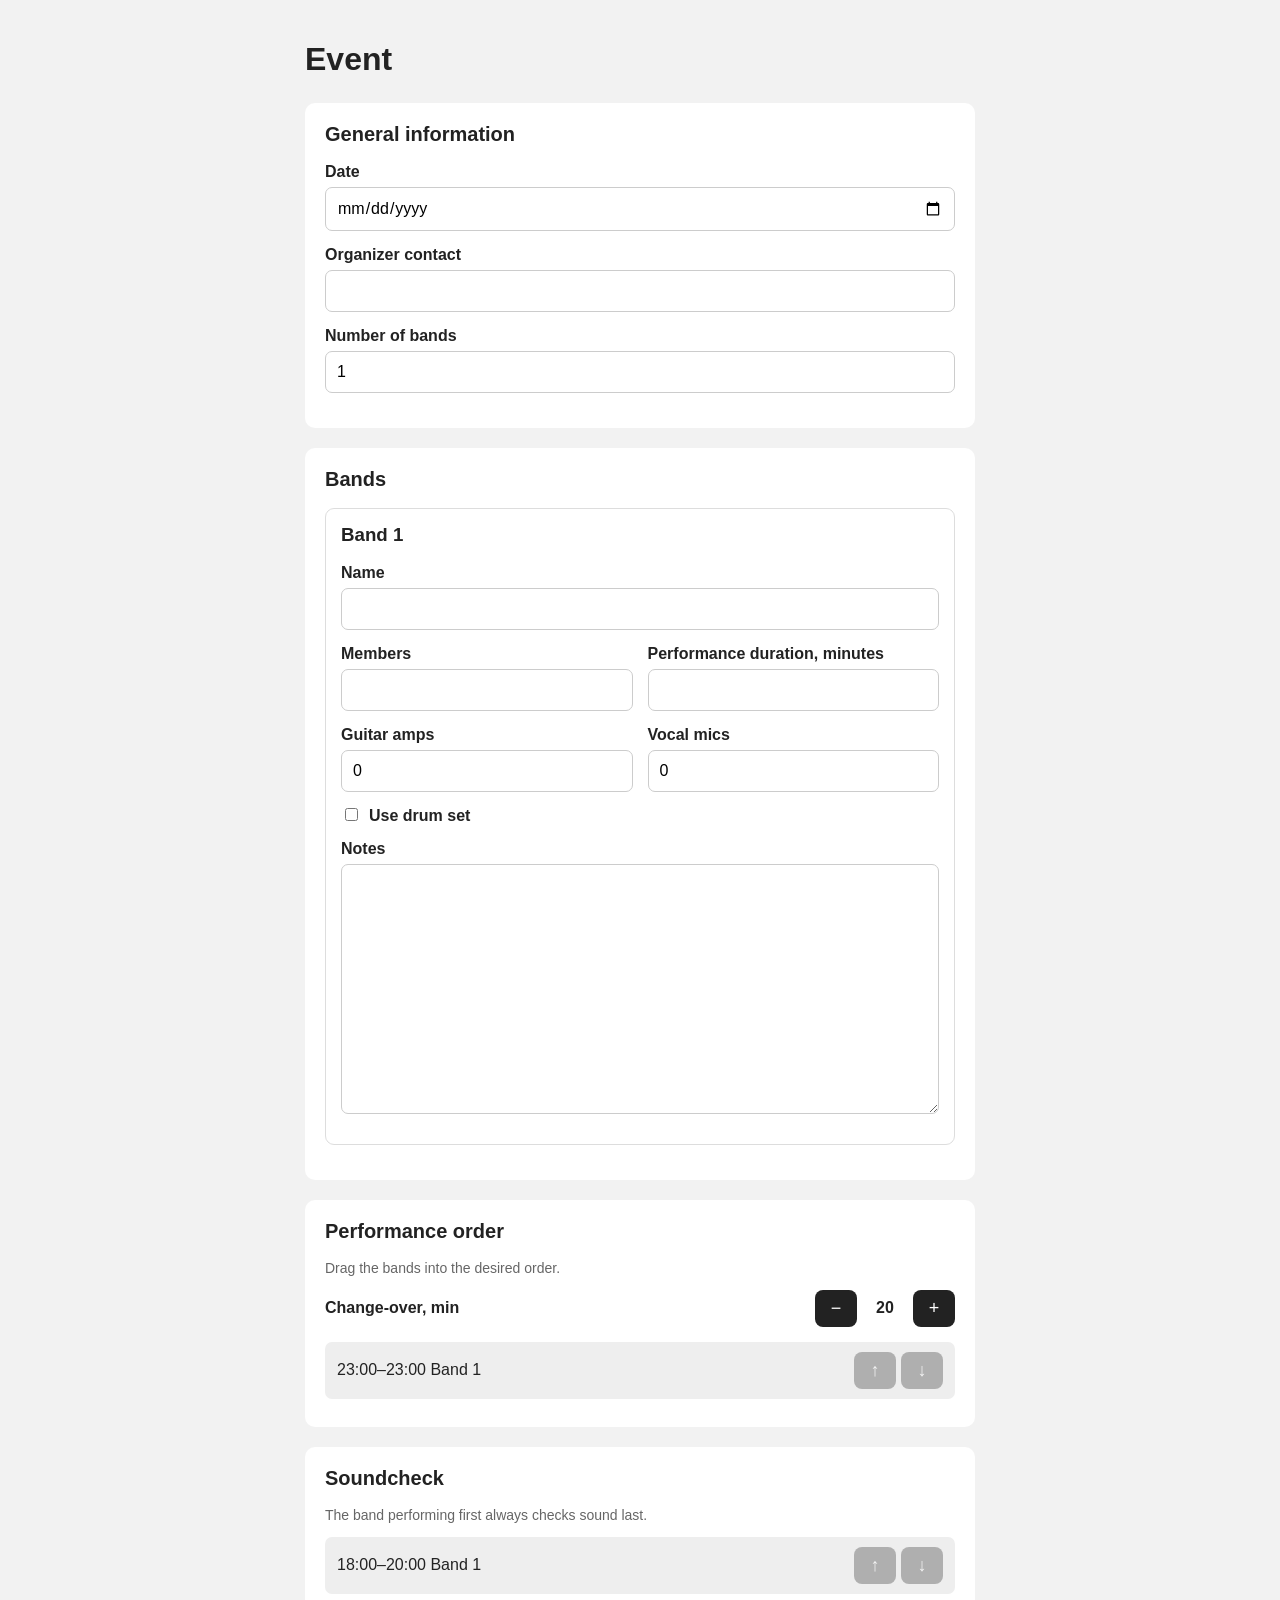
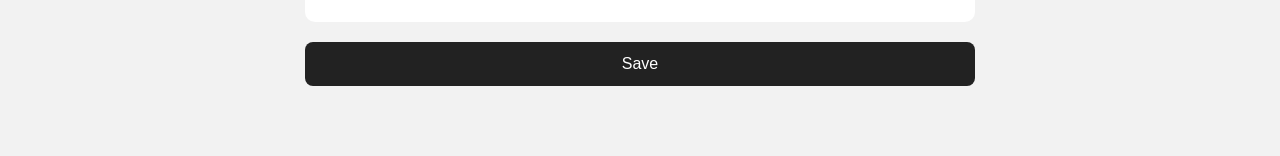
<file: index.html>
<!DOCTYPE html>
<html lang="en">
<head>
	<meta charset="UTF-8">
	<meta name="viewport" content="width=device-width, initial-scale=1.0">
	<title>Event</title>
	<link rel="stylesheet" href="style.css">
</head>

<body>
	<main class="container">
		<h1>Event</h1>

		<form id="eventForm">
			<!-- ================================================== -->
			<!-- General information                                -->
			<!-- ================================================== -->
			<section class="section">
				<h2>General information</h2>

				<label>
					Date
					<input type="date" id="date" required>
				</label>


				<label>
					Organizer contact
					<input type="text" id="organizer" required>
				</label>

				<label>
					Number of bands
					<input type="number" id="bandCount" min="1" max="6" value="1" required>
				</label>
			</section>

			<!-- ================================================== -->
			<!-- Bands                                              -->
			<!-- ================================================== -->
			<section class="section">
				<h2>Bands</h2>
				<div id="bands"></div>
			</section>

			<!-- ================================================== -->
			<!-- Performance order                                  -->
			<!-- ================================================== -->
			<section class="section">
				<h2>Performance order</h2>
				<p class="hint">Drag the bands into the desired order.</p>

				<div class="changeover">
					<span>Change-over, min</span>
					<div class="stepper">
						<button type="button" id="changeoverMinus" aria-label="Decrease">−</button>
						<span id="changeoverValue">20</span>
						<button type="button" id="changeoverPlus" aria-label="Increase">+</button>
					</div>
				</div>

				<div id="orderList"></div>
			</section>

			<!-- ================================================== -->
			<!-- Soundcheck                                         -->
			<!-- ================================================== -->
			<section class="section">
				<h2>Soundcheck</h2>
				<p class="hint">The band performing first always checks sound last.</p>
				<div id="soundcheckList"></div>
			</section>

			<button type="submit" id="saveButton">
				Save
			</button>
		</form>

		<!-- ====================================================== -->
		<!-- Result                                                 -->
		<!-- ====================================================== -->
		<section id="result" class="section hidden">
			<h2>Result text</h2>

			<textarea id="resultText" readonly></textarea>

			<button type="button" id="copyButton">
				Copy
			</button>
		</section>

		<div id="status"></div>
	</main>

	<script src="config.js"></script>
	<script src="app.js"></script>
</body>
</html>
</file>
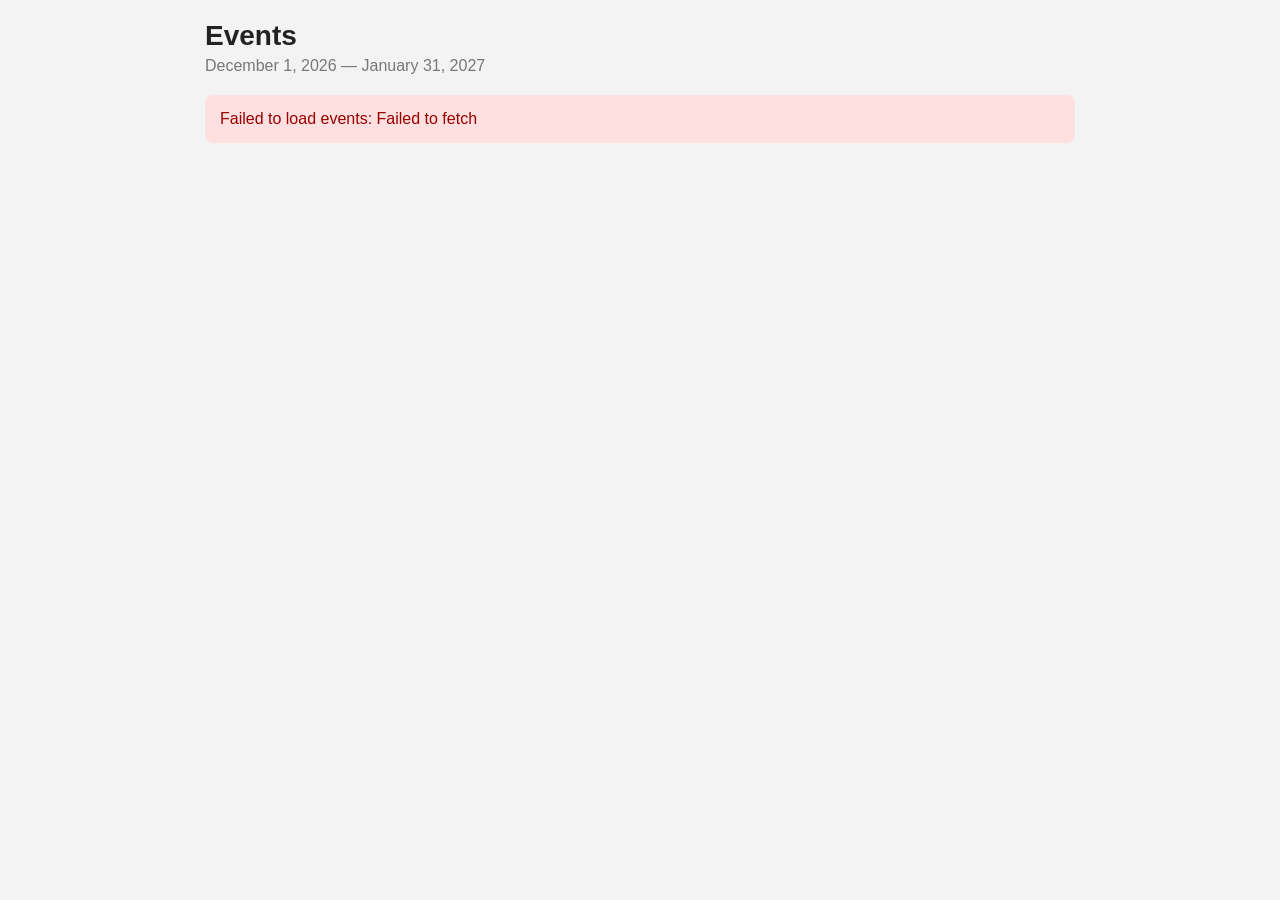
<file: view/index.html>
<!DOCTYPE html>
<html lang="en">
<head>
  <meta charset="UTF-8">
  <meta
    name="viewport"
    content="width=device-width, initial-scale=1.0"
  >

  <title>Events</title>

  <link rel="stylesheet" href="style.css">
</head>

<body>

  <main class="container">

    <header class="page-header">
      <h1>Events</h1>
      <p id="period"></p>
    </header>

    <div id="calendar"></div>

    <div id="loading" class="loading">
      Loading...
    </div>

    <div id="error" class="error hidden"></div>

  </main>


  <div id="eventModal" class="modal hidden">

    <div class="modal-content">

      <button
        id="closeModal"
        class="close-button"
        type="button"
      >
        ×
      </button>

      <div id="eventDetails"></div>

      <button
        id="copyButton"
        class="copy-button"
        type="button"
      >
        Copy text
      </button>

    </div>

  </div>


  <script src="../config.js"></script>
  <script src="app.js"></script>

</body>
</html>
</file>
<file: style.css>
* {
  box-sizing: border-box;
}

body {
  margin: 0;
  font-family: -apple-system, BlinkMacSystemFont, "Segoe UI", sans-serif;
  background: #f2f2f2;
  color: #222;
}

.container {
  max-width: 700px;
  margin: 0 auto;
  padding: 20px 15px 50px;
}

h1 {
  margin-bottom: 25px;
}

h2 {
  margin-top: 0;
  font-size: 20px;
}

.section {
  background: white;
  border-radius: 10px;
  padding: 20px;
  margin-bottom: 20px;
}

label {
  display: block;
  margin-bottom: 15px;
  font-weight: 600;
}

input,
textarea {
  display: block;
  width: 100%;
  margin-top: 6px;
  padding: 11px;
  border: 1px solid #ccc;
  border-radius: 7px;
  font-size: 16px;
  font-family: inherit;
}

textarea {
  min-height: 250px;
  resize: vertical;
}

/* Checkbox labels: keep box and text on one line */
label.checkbox {
  display: flex;
  align-items: center;
  gap: 8px;
}

input[type="checkbox"] {
  display: inline-block;
  width: auto;
  margin-top: 0;
  padding: 0;
  border: none;
  accent-color: #222;
}

.band {
  border: 1px solid #ddd;
  border-radius: 9px;
  padding: 15px;
  margin-bottom: 15px;
}

.band h3 {
  margin-top: 0;
}

.band-grid {
  display: grid;
  grid-template-columns: 1fr 1fr;
  gap: 0 15px;
}

.order-item {
  padding: 14px;
  margin-bottom: 8px;
  background: #eee;
  border-radius: 7px;
  cursor: grab;
  user-select: none;
}

.order-item.dragging {
  opacity: 0.4;
}

button {
  width: 100%;
  padding: 13px;
  border: 0;
  border-radius: 8px;
  background: #222;
  color: white;
  font-size: 16px;
  cursor: pointer;
}

button:disabled {
  opacity: 0.5;
}

#copyButton {
  margin-top: 10px;
}

.hint {
  color: #666;
  font-size: 14px;
}

#status {
  text-align: center;
  padding: 10px;
}

.hidden {
  display: none;
}

@media (max-width: 600px) {
  .band-grid {
    grid-template-columns: 1fr;
  }

  .container {
    padding: 12px 10px 40px;
  }

  .section {
    padding: 15px;
  }
}

.order-item {
  display: flex;
  align-items: center;
  justify-content: space-between;
  gap: 10px;
  padding: 10px 12px;
  margin-bottom: 8px;
  background: #eee;
  border-radius: 7px;
}

.order-controls {
  display: flex;
  gap: 5px;
}

.order-controls button {
  width: 42px;
  padding: 8px;
  font-size: 18px;
}

.order-controls button:disabled {
  opacity: 0.3;
}

.changeover {
  display: flex;
  align-items: center;
  justify-content: space-between;
  margin-bottom: 15px;
  font-weight: 600;
}

.stepper {
  display: flex;
  align-items: center;
  gap: 10px;
}

.stepper button {
  width: 42px;
  padding: 8px;
  font-size: 18px;
}

.stepper span {
  min-width: 36px;
  text-align: center;
  font-weight: 600;
}
</file>
<file: view/style.css>
* {
    box-sizing: border-box;
  }
  
  body {
    margin: 0;
    background: #f3f3f3;
    color: #222;
    font-family:
      -apple-system,
      BlinkMacSystemFont,
      "Segoe UI",
      sans-serif;
  }
  
  .container {
    max-width: 900px;
    margin: 0 auto;
    padding: 20px 15px 50px;
  }
  
  .page-header {
    margin-bottom: 20px;
  }
  
  .page-header h1 {
    margin: 0;
    font-size: 28px;
  }
  
  .page-header p {
    margin: 5px 0 0;
    color: #777;
  }
  
  
  /* Calendar */
  
  .calendar {
    background: white;
    border-radius: 12px;
    overflow: hidden;
    margin-bottom: 25px;
  }
  
  .calendar-header {
    padding: 15px;
    font-size: 20px;
    font-weight: 600;
    border-bottom: 1px solid #ddd;
  }
  
  .weekdays {
    display: grid;
    grid-template-columns: repeat(7, 1fr);
    background: #f7f7f7;
    border-bottom: 1px solid #ddd;
  }
  
  .weekday {
    padding: 8px;
    text-align: center;
    font-size: 13px;
    color: #777;
  }
  
  .days {
    display: grid;
    grid-template-columns: repeat(7, 1fr);
  }
  
  .day {
    min-height: 85px;
    padding: 8px;
    border-right: 1px solid #eee;
    border-bottom: 1px solid #eee;
    position: relative;
  }
  
  .day:nth-child(7n) {
    border-right: 0;
  }
  
  .day-number {
    font-size: 14px;
    font-weight: 600;
  }
  
  .day.empty {
    background: #fafafa;
  }
  
  .day.today {
    background: #f0f5ff;
  }
  
  .day.has-event {
    cursor: pointer;
    background: #dff3df;
  }
  
  .day.has-event:hover {
    background: #cceacc;
  }
  
  .event-count {
    margin-top: 8px;
    font-size: 12px;
    font-weight: 600;
    color: #246b24;
  }
  
  .event-time {
    margin-top: 3px;
    font-size: 12px;
    color: #555;
  }
  
  
  /* Modal */
  
  .modal {
    position: fixed;
    inset: 0;
    background: rgba(0, 0, 0, 0.45);
  
    display: flex;
    align-items: center;
    justify-content: center;
  
    padding: 15px;
    z-index: 1000;
  }
  
  .modal.hidden {
    display: none;
  }
  
  .modal-content {
    position: relative;
  
    width: 100%;
    max-width: 650px;
    max-height: 90vh;
  
    overflow-y: auto;
  
    background: white;
    border-radius: 12px;
    padding: 25px;
  }
  
  .close-button {
    position: absolute;
    top: 10px;
    right: 12px;
  
    width: 40px;
    height: 40px;
  
    padding: 0;
  
    border: 0;
    background: transparent;
  
    font-size: 30px;
    color: #777;
  
    cursor: pointer;
  }
  
  .event-title {
    margin: 0 40px 5px 0;
    font-size: 24px;
  }
  
  .event-meta {
    color: #666;
    margin-bottom: 20px;
  }
  
  .band {
    padding: 15px 0;
    border-top: 1px solid #ddd;
  }
  
  .band-name {
    font-size: 18px;
    font-weight: 600;
    margin-bottom: 8px;
  }
  
  .band-info {
    margin-left: 15px;
    line-height: 1.7;
  }
  
  .notes {
    margin-top: 5px;
    white-space: pre-wrap;
  }
  
  .summary {
    margin-top: 20px;
    padding-top: 15px;
    border-top: 1px solid #ddd;
    font-weight: 600;
  }
  
  .copy-button {
    width: 100%;
    margin-top: 20px;
  
    padding: 12px;
  
    border: 0;
    border-radius: 8px;
  
    background: #222;
    color: white;
  
    font-size: 16px;
    cursor: pointer;
  }
  
  
  /* Status */
  
  .loading {
    text-align: center;
    padding: 30px;
    color: #777;
  }
  
  .error {
    padding: 15px;
    background: #ffe0e0;
    border-radius: 8px;
    color: #900;
  }
  
  .hidden {
    display: none;
  }
  
  
  /* Mobile */
  
  @media (max-width: 600px) {
  
    .container {
      padding: 10px 8px 30px;
    }
  
    .day {
      min-height: 60px;
      padding: 5px;
    }
  
    .weekday {
      padding: 6px 2px;
      font-size: 11px;
    }
  
    .day-number {
      font-size: 13px;
    }
  
    .event-count {
      font-size: 10px;
    }
  
    .event-time {
      font-size: 10px;
    }
  
    .modal-content {
      padding: 20px 15px;
    }
  }

  .band-slot {
    display: block;
    margin-top: 3px;
    font-size: 14px;
    font-weight: 400;
    color: #666;
    line-height: 1.2;
  }

  .schedule,
  .soundcheck {
    margin-bottom: 25px;
  }
</file>
